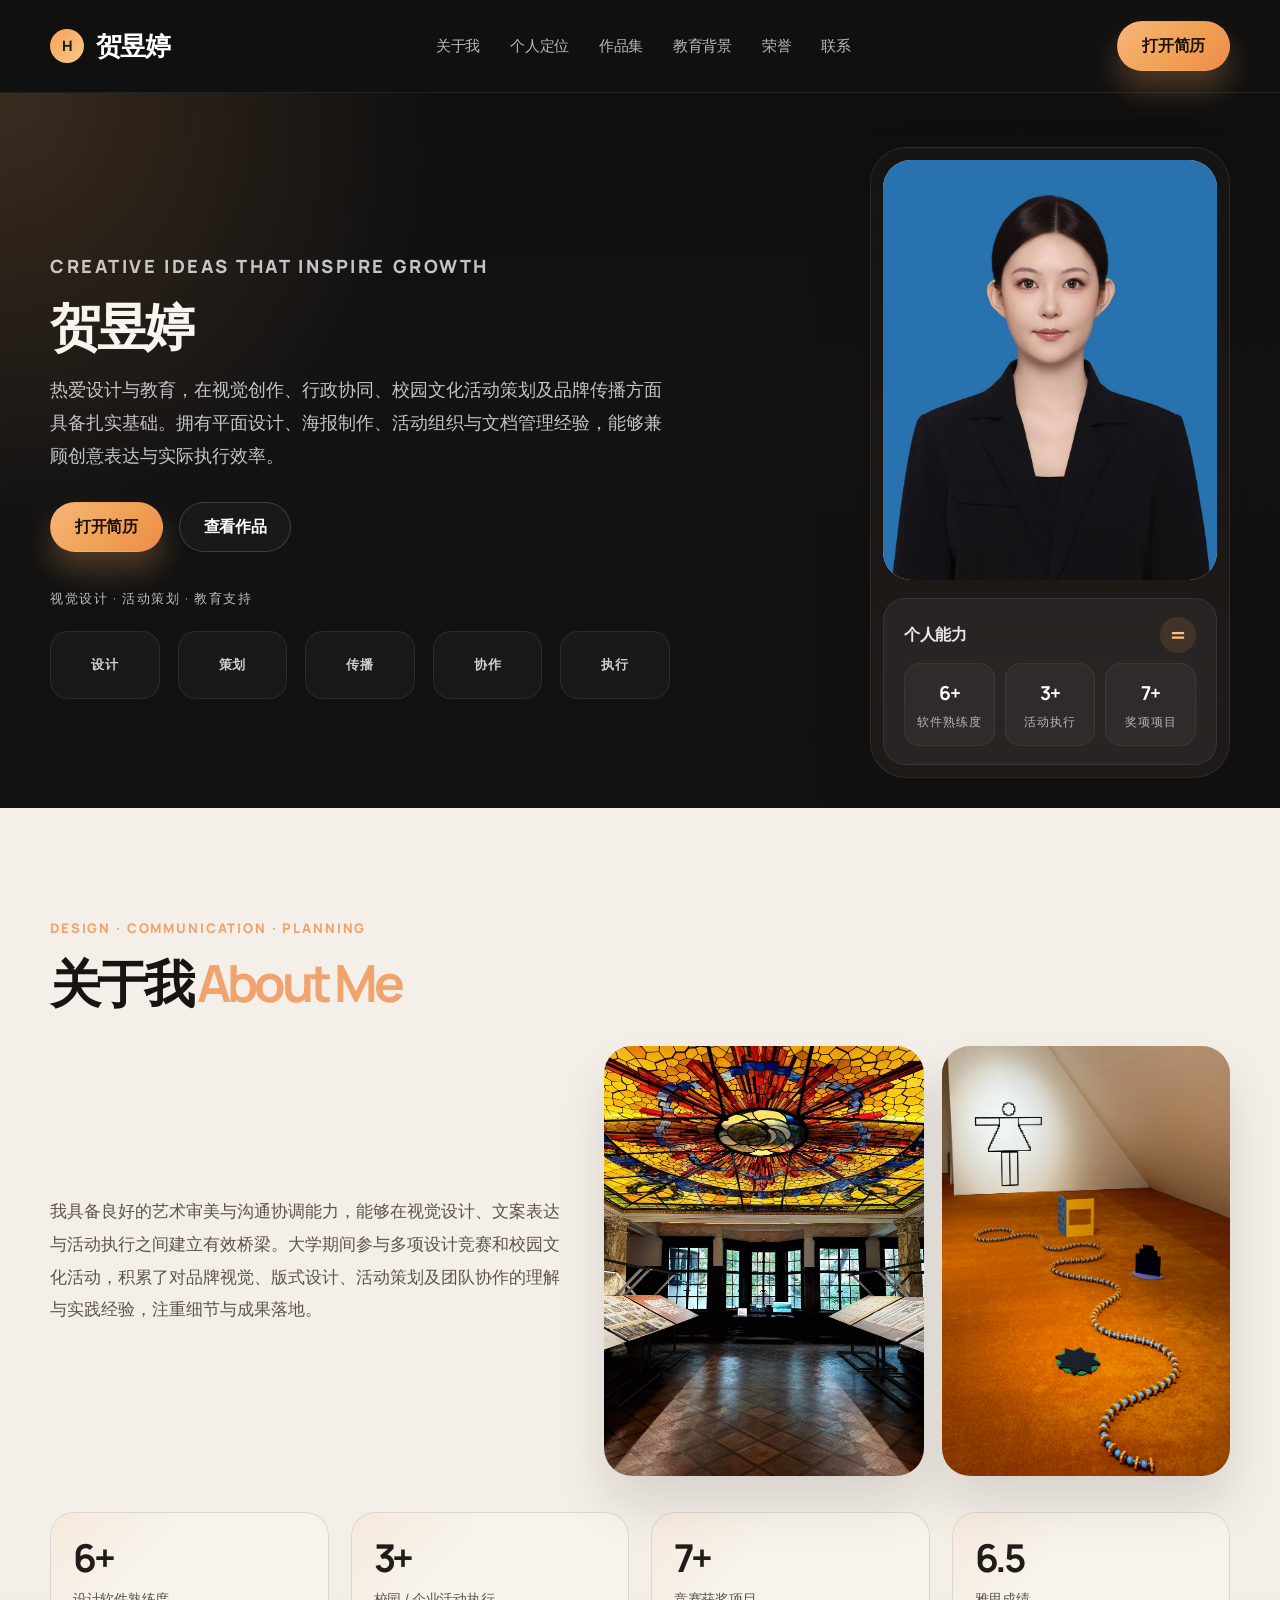
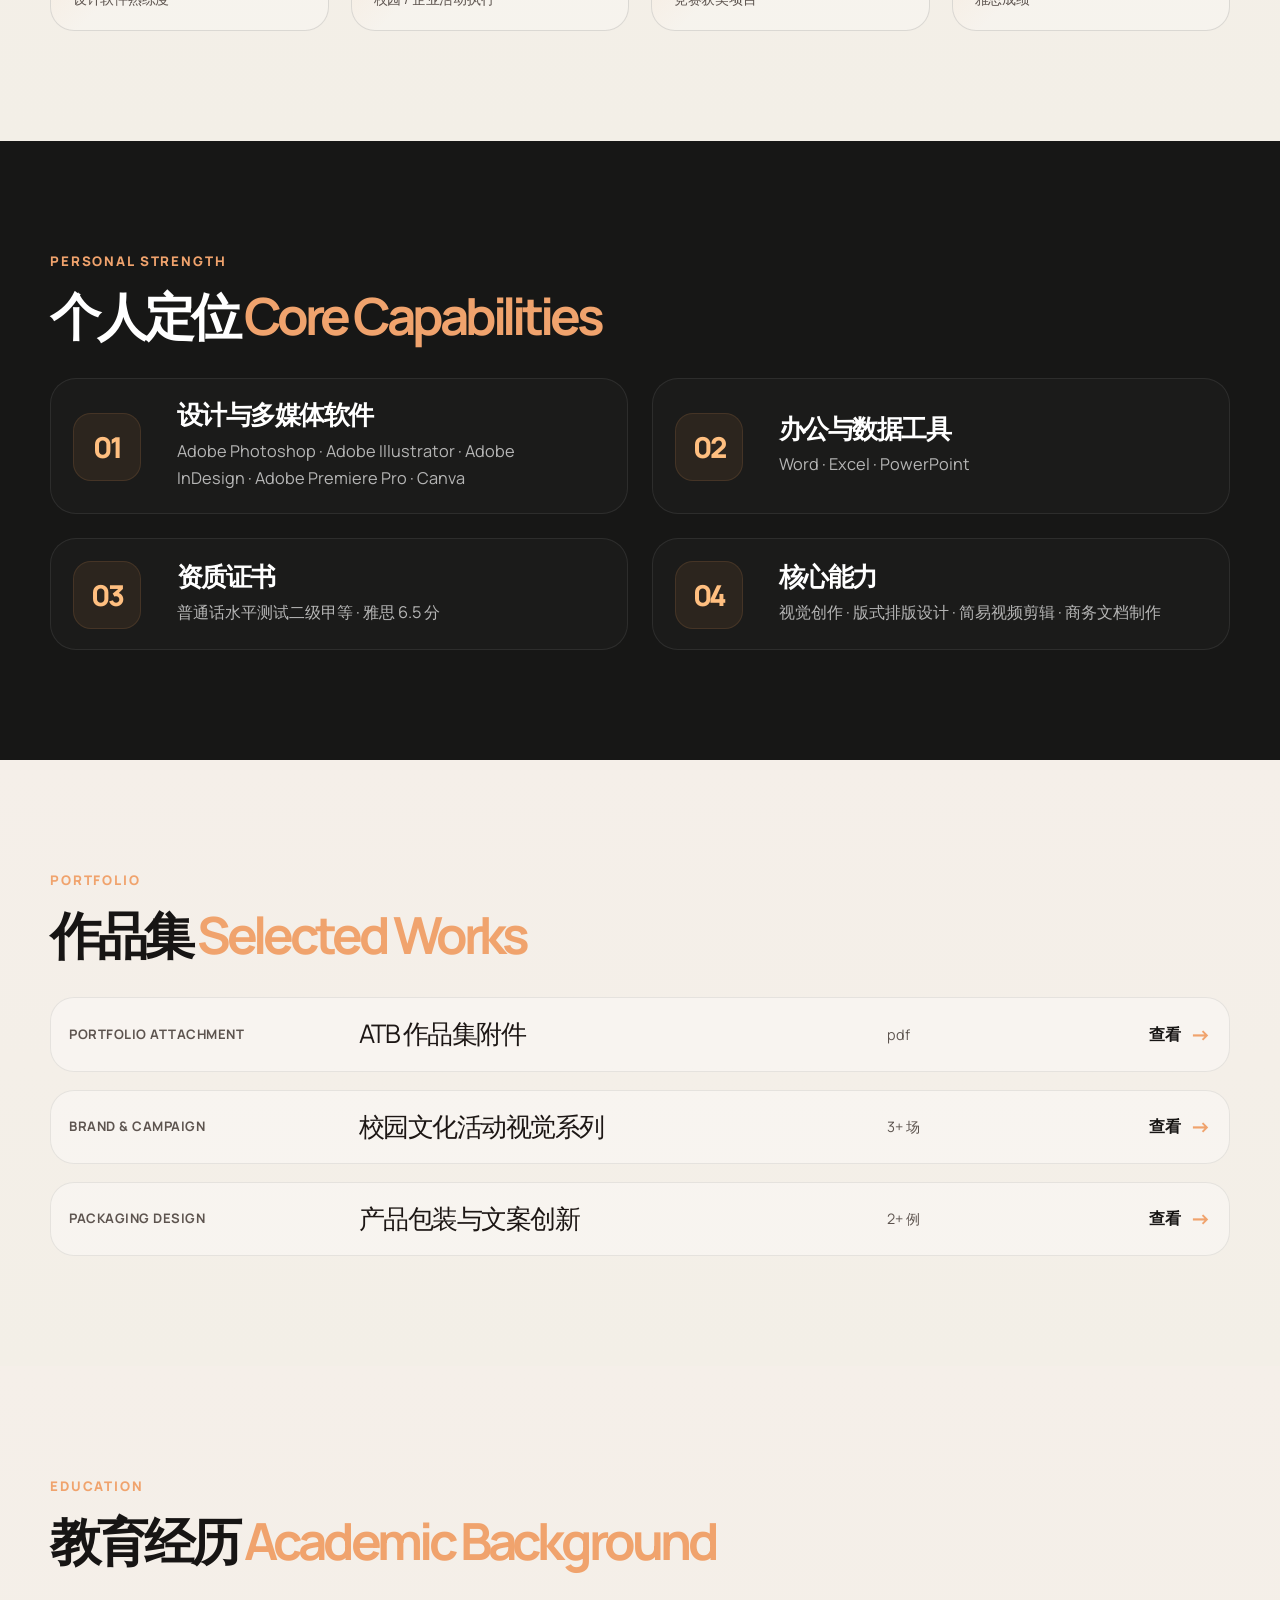
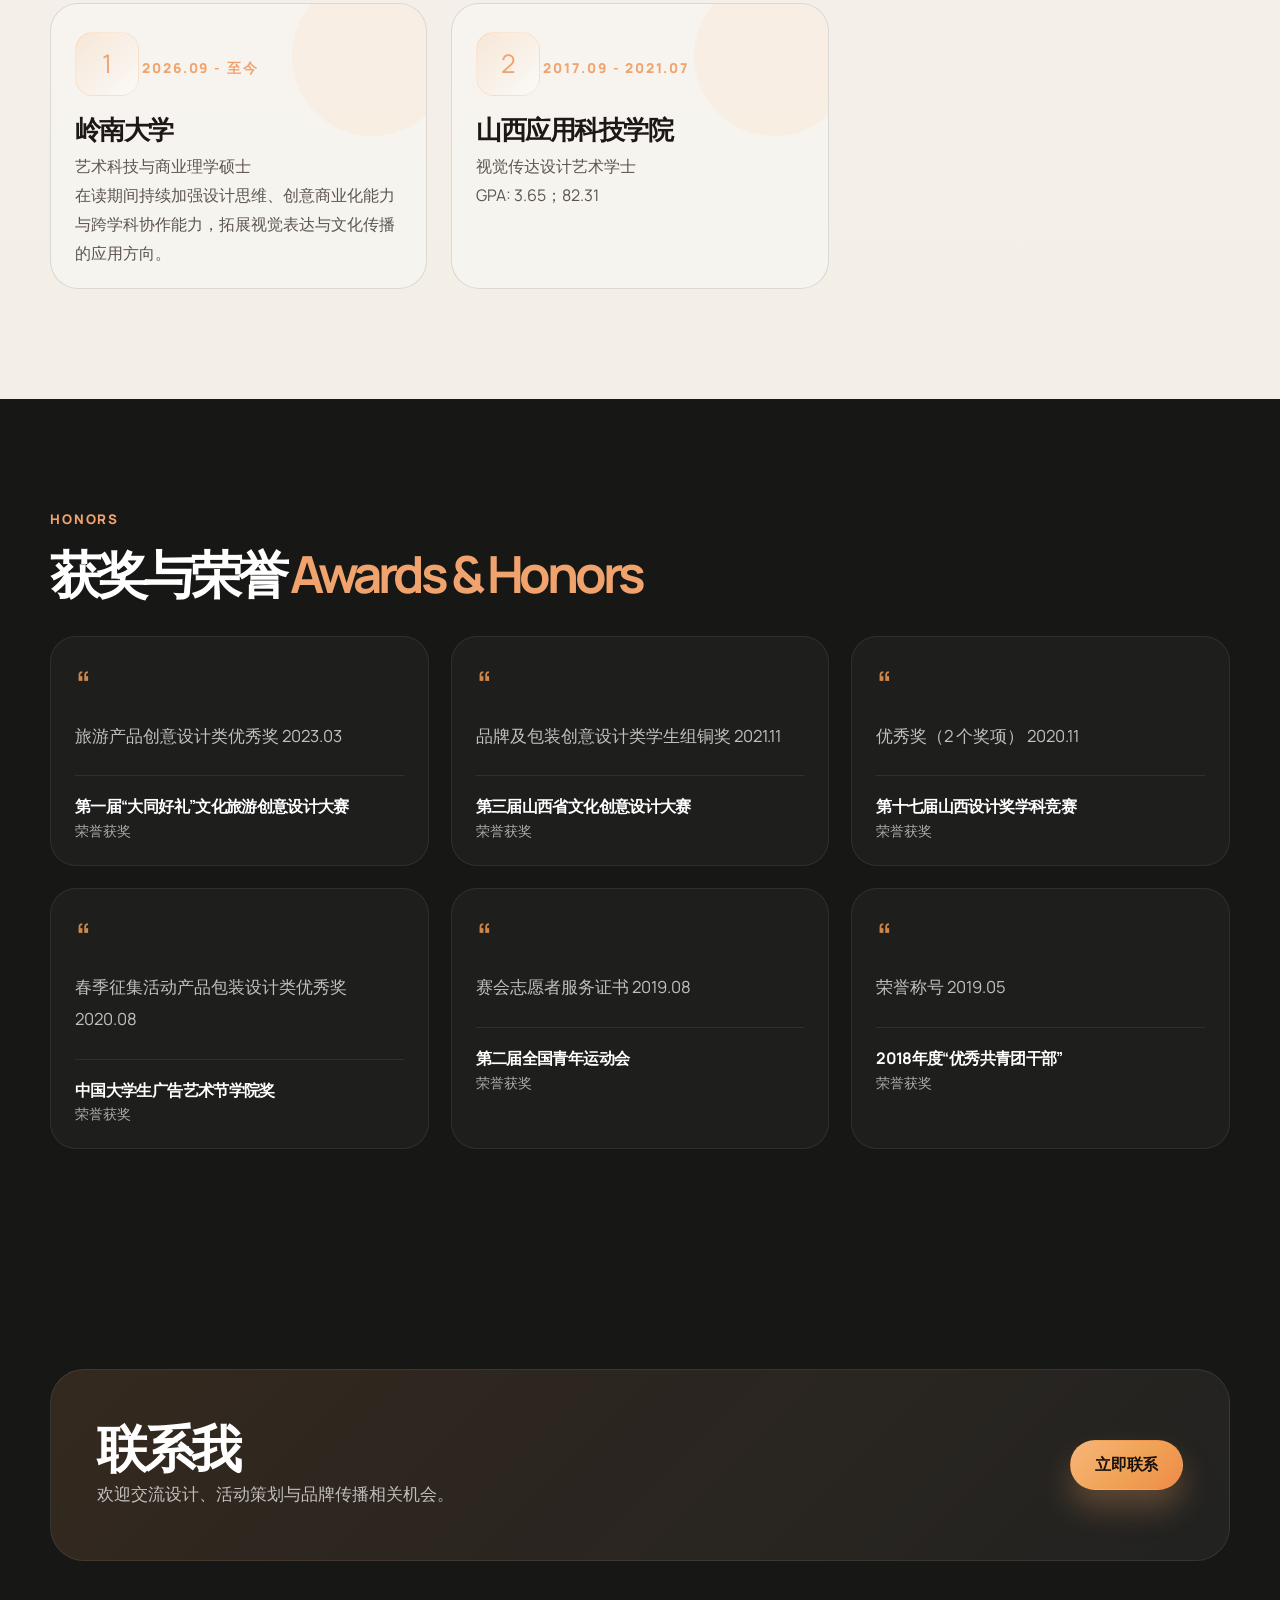
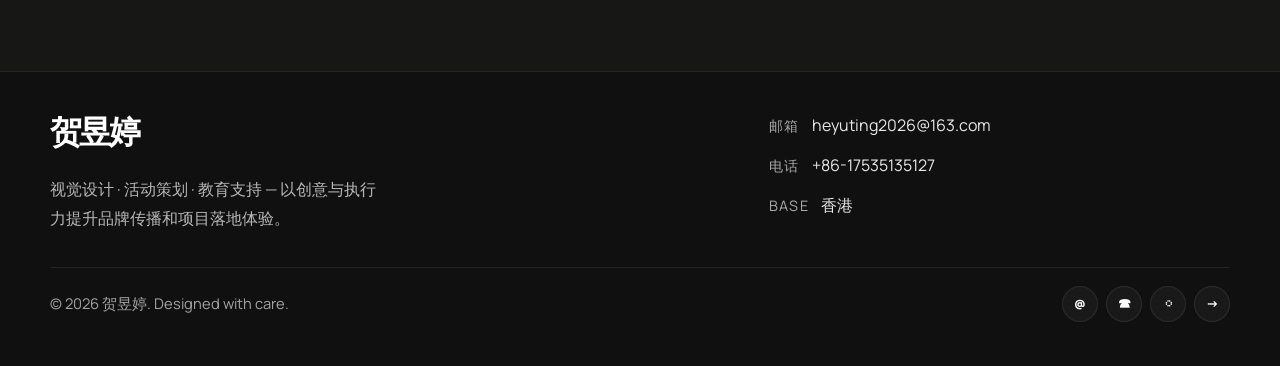
<file: index.html>
<!doctype html>
<html lang="zh-CN">
<head>
  <meta charset="utf-8" />
  <meta http-equiv="refresh" content="0; url=./cv.html" />
  <meta name="viewport" content="width=device-width,initial-scale=1" />
  <title>跳转到简历与作品集</title>
  <meta name="description" content="正在跳转到最新的个人作品集与简历页面。" />
</head>
<body>
  <p>正在跳转到最新版本的简历与作品集页面…</p>
  <script>
    window.location.replace('./cv.html');
  </script>
</body>
</html>
</file>
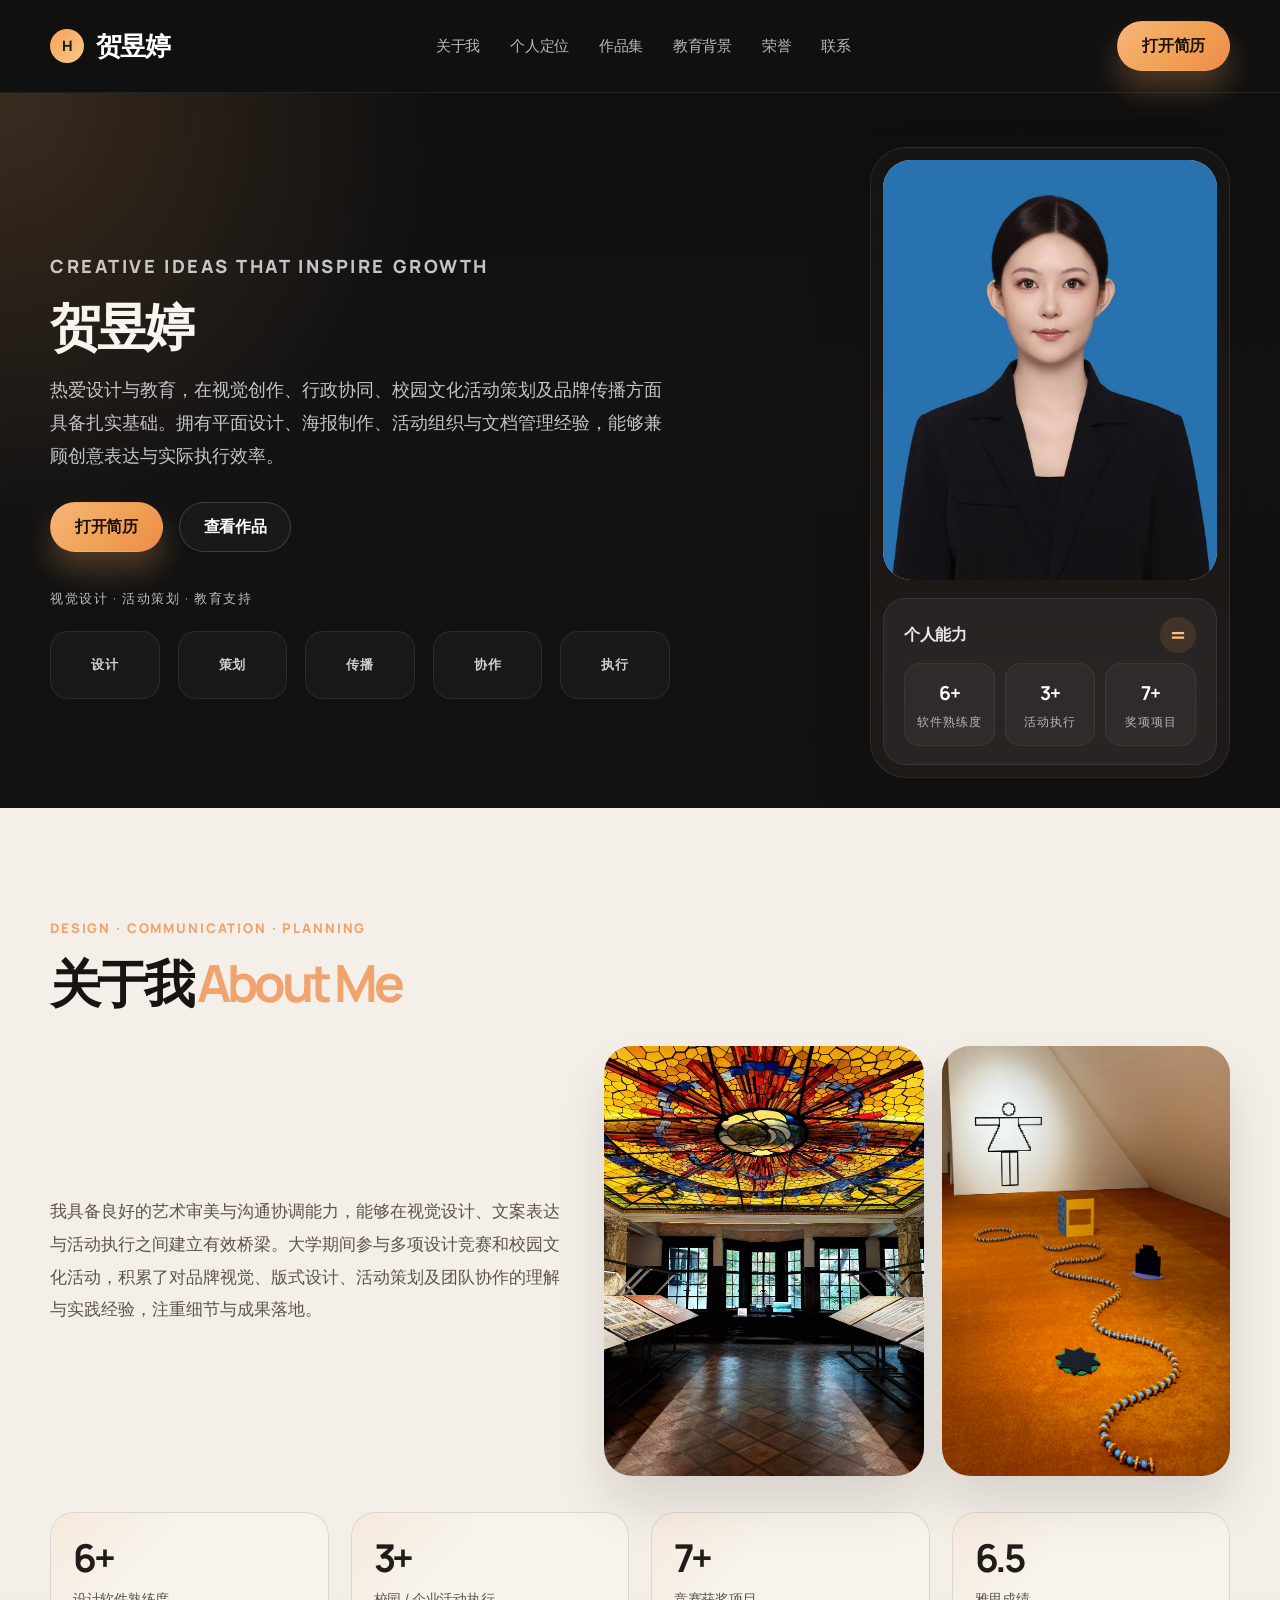
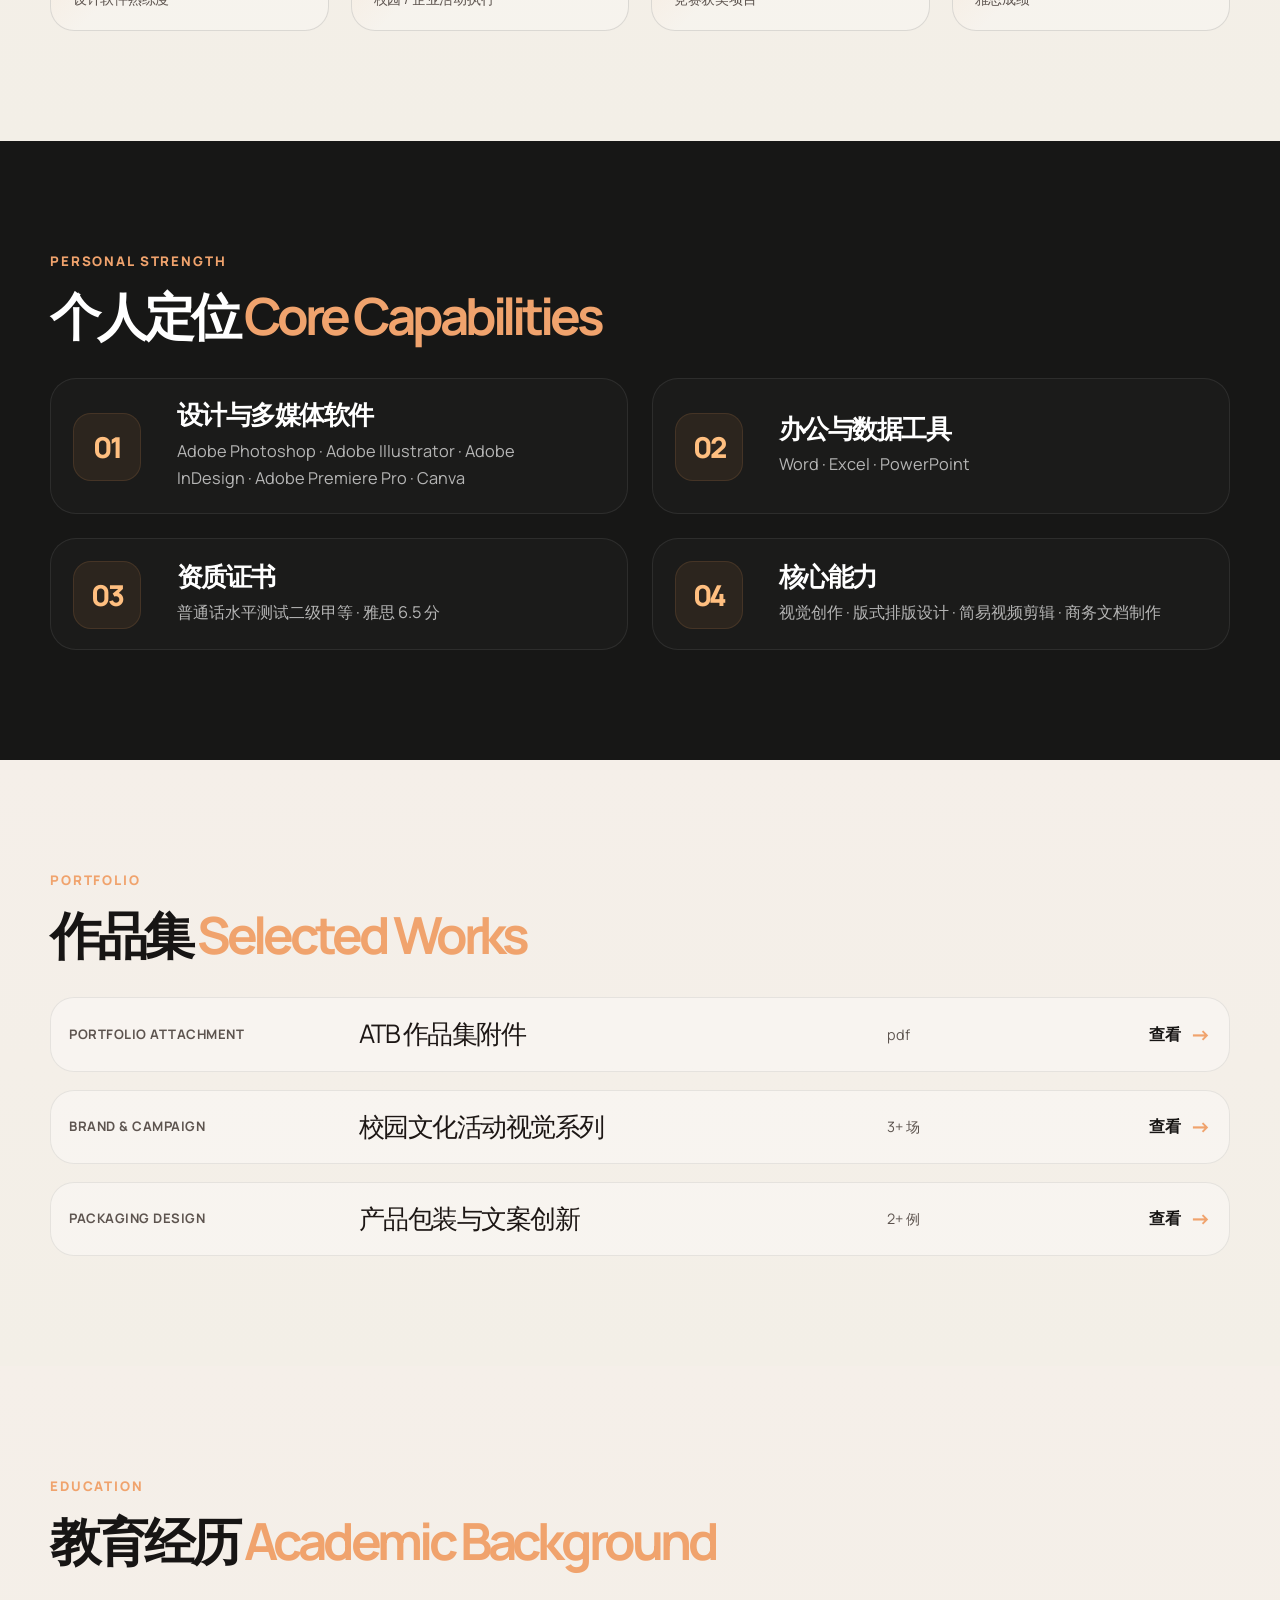
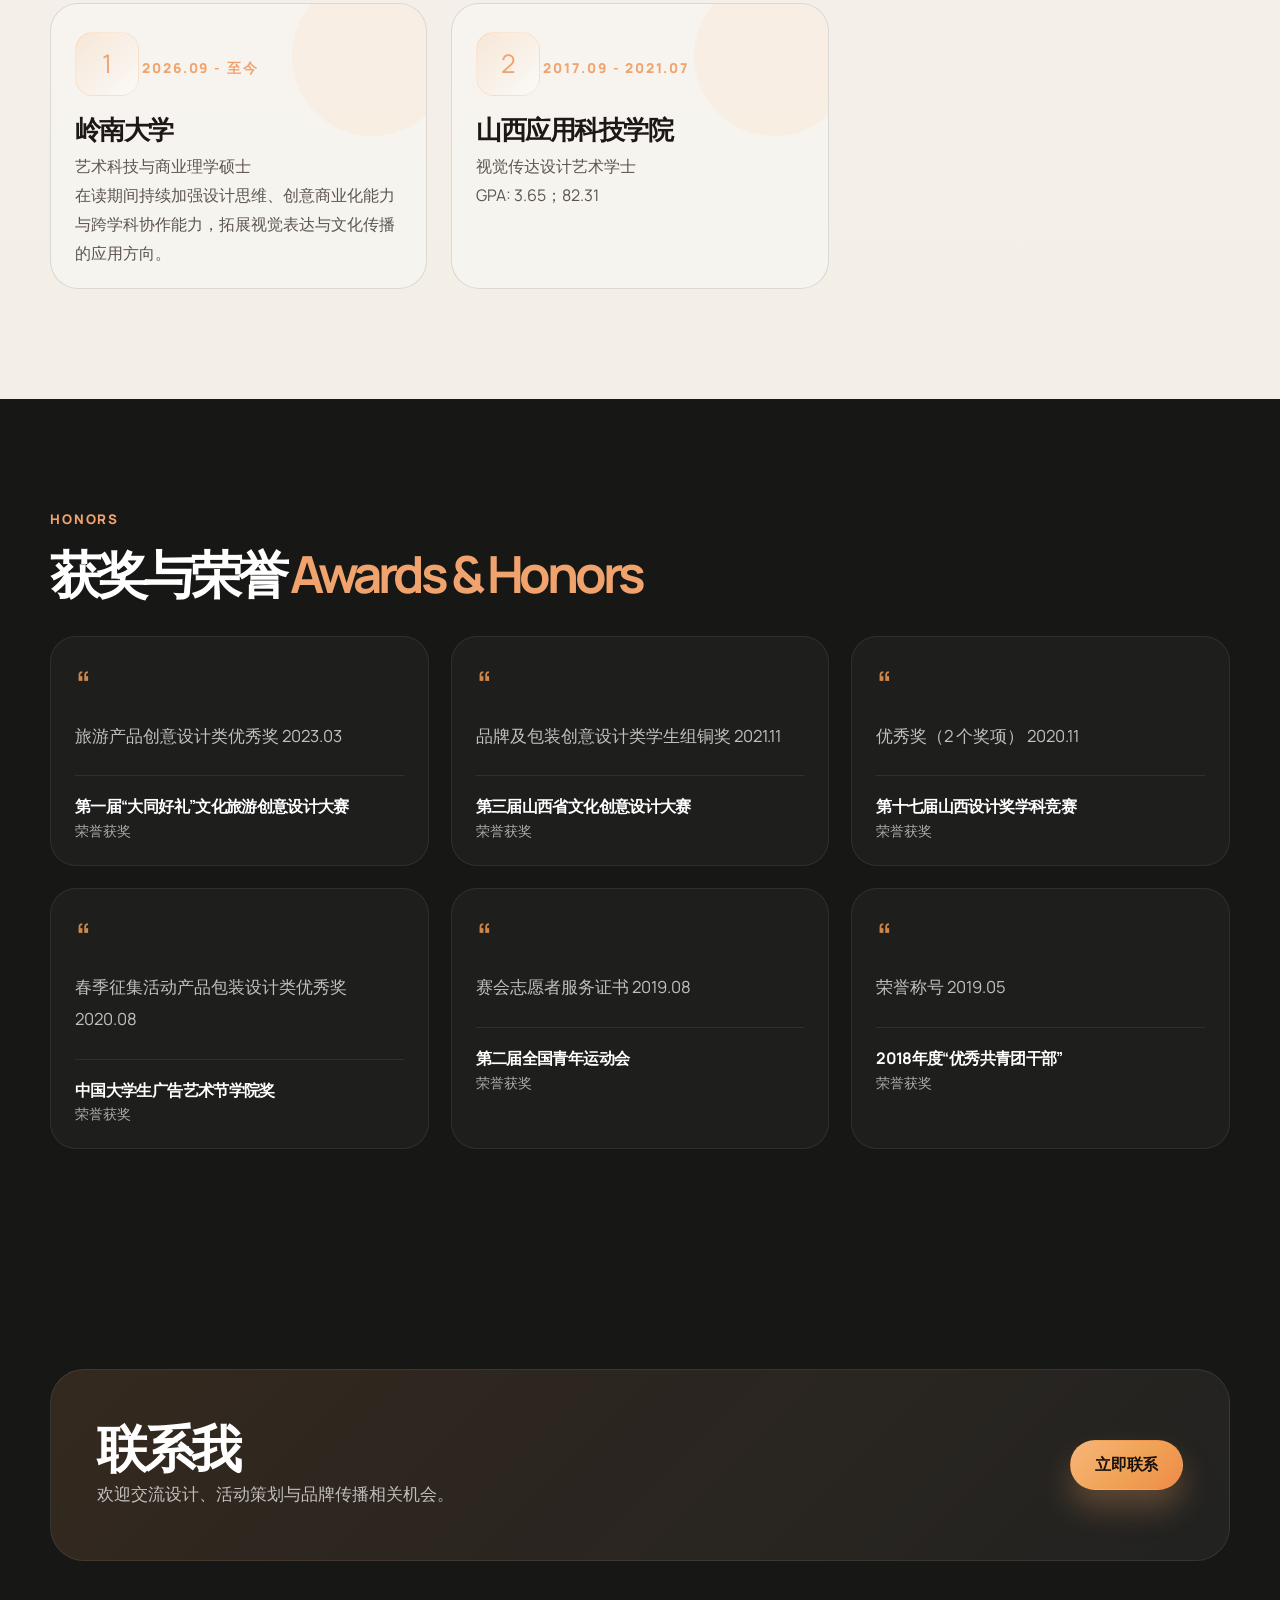
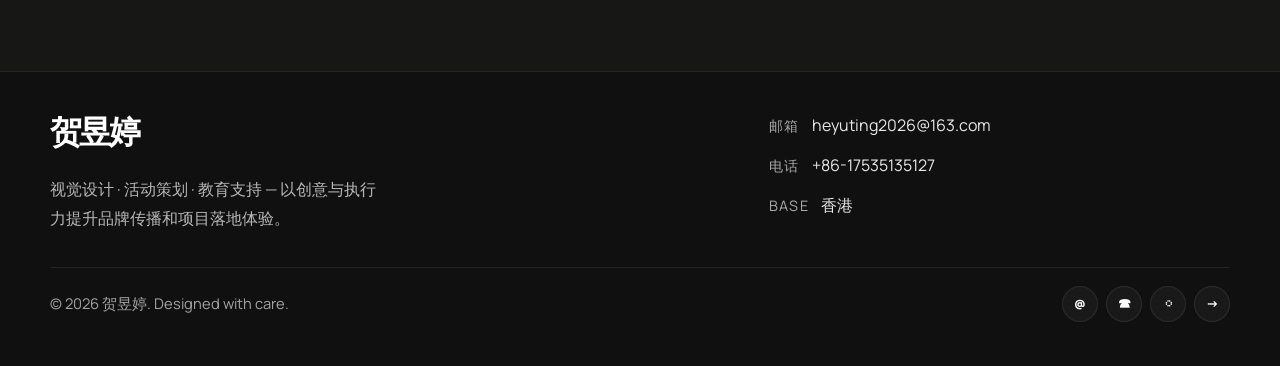
<file: cv.html>
<!doctype html>
<html lang="zh-CN">
<head>
  <meta charset="UTF-8" />
  <meta name="viewport" content="width=device-width, initial-scale=1.0" />
  <title>Ritovex — Creative Agency</title>
  <meta name="description" content="Creative agency landing page recreation inspired by ritovex.webflow.io." />
  <link rel="preconnect" href="https://fonts.googleapis.com">
  <link rel="preconnect" href="https://fonts.gstatic.com" crossorigin>
  <link href="https://fonts.googleapis.com/css2?family=Manrope:wght@400;500;600;700;800&display=swap" rel="stylesheet">
  <style>
    :root {
      --bg: #111111;
      --bg-2: #191919;
      --panel: #f3efe7;
      --panel-2: #ece1d8;
      --card: #f7f3ee;
      --text: #171514;
      --text-soft: #5d544f;
      --muted: #a7a29d;
      --line: rgba(23, 21, 20, 0.12);
      --orange: #f7a35a;
      --orange-2: #f0a36d;
      --orange-3: #ffbf80;
      --white: #ffffff;
      --shadow: 0 28px 60px rgba(16, 14, 13, 0.18);
      --radius-xl: 32px;
      --radius-lg: 24px;
      --radius-md: 18px;
      --container: 1180px;
    }

    * { box-sizing: border-box; }

    html {
      scroll-behavior: smooth;
    }

    body {
      margin: 0;
      font-family: 'Manrope', 'PingFang SC', 'Microsoft YaHei', sans-serif;
      background: var(--bg);
      color: var(--white);
      line-height: 1.6;
    }

    a {
      color: inherit;
      text-decoration: none;
    }

    img {
      display: block;
      width: 100%;
      max-width: 100%;
    }

    .container {
      width: min(var(--container), calc(100% - 40px));
      margin: 0 auto;
    }

    .page-shell {
      min-height: 100vh;
      background: var(--bg);
    }

    .topbar {
      position: sticky;
      top: 0;
      z-index: 30;
      background: rgba(17, 17, 17, 0.8);
      backdrop-filter: blur(16px);
      border-bottom: 1px solid rgba(255, 255, 255, 0.07);
    }

    .nav {
      min-height: 92px;
      display: flex;
      align-items: center;
      justify-content: space-between;
      gap: 20px;
    }

    .brand {
      display: inline-flex;
      align-items: center;
      gap: 12px;
      font-size: 1.6rem;
      font-weight: 800;
      letter-spacing: -0.06em;
    }

    .brand-mark {
      display: inline-flex;
      align-items: center;
      justify-content: center;
      width: 34px;
      height: 34px;
      border-radius: 50%;
      background: linear-gradient(135deg, var(--orange), #f7c889);
      color: #1e1a17;
      font-size: 0.9rem;
      font-weight: 900;
    }

    .main-nav {
      display: flex;
      align-items: center;
      gap: 30px;
      color: rgba(255, 255, 255, 0.8);
      font-size: 0.95rem;
      letter-spacing: -0.02em;
    }

    .main-nav a {
      opacity: 0.88;
      transition: opacity 0.2s ease;
    }

    .main-nav a:hover,
    .main-nav a:focus-visible {
      opacity: 1;
    }

    .button,
    .button-secondary {
      display: inline-flex;
      align-items: center;
      justify-content: center;
      min-height: 50px;
      padding: 0 24px;
      border-radius: 999px;
      font-weight: 700;
      transition: transform 0.2s ease, box-shadow 0.2s ease;
      border: 1px solid transparent;
      letter-spacing: -0.02em;
    }

    .button {
      background: linear-gradient(135deg, #f7b57a, #f0a254 55%, #ef8a4b);
      color: #1a120d;
      box-shadow: 0 18px 30px rgba(241, 167, 99, 0.28);
    }

    .button-secondary {
      border-color: rgba(255, 255, 255, 0.16);
      background: rgba(255,255,255,0.03);
      color: var(--white);
    }

    .button:hover,
    .button-secondary:hover,
    .button:focus-visible,
    .button-secondary:focus-visible {
      transform: translateY(-1px);
    }

    .hero {
      position: relative;
      overflow: hidden;
      background:
        radial-gradient(circle at top left, rgba(255, 170, 98, 0.18), transparent 30%),
        linear-gradient(180deg, #0f0f0f 0%, #121212 40%, #111111 100%);
      padding: 54px 0 30px;
    }

    .hero::before {
      content: "";
      position: absolute;
      inset: auto 0 0;
      height: 120px;
      background: linear-gradient(180deg, rgba(17,17,17,0), rgba(17,17,17,0.85));
      pointer-events: none;
    }

    .hero-inner {
      display: grid;
      grid-template-columns: minmax(0, 1.2fr) minmax(320px, 0.8fr);
      gap: clamp(24px, 4vw, 48px);
      align-items: center;
      position: relative;
      z-index: 1;
    }

    .hero-copy {
      max-width: 620px;
      width: 100%;
    }

    .eyebrow {
      margin: 0 0 18px;
      color: var(--orange-3);
      font-size: 0.88rem;
      font-weight: 800;
      letter-spacing: 0.14em;
      text-transform: uppercase;
    }

    .hero h1 {
      margin: 0;
      max-width: 640px;
      font-size: clamp(3rem, 4vw, 6rem);
      line-height: 0.94;
      letter-spacing: -0.08em;
      color: #f8f5f0;
    }

    .hero-copy p {
      max-width: 630px;
      margin-top: 24px;
      color: rgba(255,255,255,0.75);
      font-size: clamp(1rem, 1.5vw, 1.14rem);
      line-height: 1.8;
    }

    .hero-actions {
      display: flex;
      flex-wrap: wrap;
      gap: 16px;
      margin-top: 30px;
    }

    .hero-trust {
      margin-top: 36px;
      font-size: 0.82rem;
      letter-spacing: 0.12em;
      text-transform: uppercase;
      color: rgba(255,255,255,0.72);
    }

    .logo-grid {
      display: grid;
      grid-template-columns: repeat(5, minmax(70px, 1fr));
      gap: 18px;
      margin-top: 22px;
      max-width: 640px;
    }

    .logo-item {
      display: flex;
      align-items: center;
      justify-content: center;
      min-height: 68px;
      padding: 12px 16px;
      border-radius: 18px;
      background: rgba(255,255,255,0.03);
      border: 1px solid rgba(255,255,255,0.08);
      color: rgba(255,255,255,0.8);
      font-size: 0.82rem;
      font-weight: 700;
      letter-spacing: 0.06em;
      text-transform: uppercase;
    }

    .hero-visual {
      position: relative;
      min-height: 600px;
      display: flex;
      align-items: center;
      justify-content: center;
      width: 100%;
    }

    .hero-card {
      position: relative;
      width: min(100%, 360px);
      min-height: 500px;
      margin-left: auto;
      padding: 12px 12px 12px;
      background: linear-gradient(180deg, rgba(24, 22, 20, 0.8), rgba(31, 27, 25, 0.96));
      border: 1px solid rgba(255,255,255,0.08);
      border-radius: 36px;
      box-shadow: var(--shadow);
      overflow: hidden;
    }

    .hero-card::before {
      content: "";
      position: absolute;
      inset: 18px 18px auto auto;
      width: 140px;
      height: 140px;
      border-radius: 36px;
      background: rgba(255,255,255,0.04);
      border: 1px solid rgba(255,255,255,0.08);
    }

    .hero-card-image {
      position: relative;
      z-index: 1;
      width: 100%;
      height: clamp(280px, 34vw, 420px);
      border-radius: 28px;
      overflow: hidden;
      background: #d9d4d0;
    }

    .hero-card-image img {
      width: 100%;
      height: 100%;
      object-fit: cover;
      object-position: center 18%;
    }

    .hero-badge {
      position: absolute;
      top: 42px;
      right: 38px;
      z-index: 3;
      display: inline-flex;
      align-items: center;
      justify-content: center;
      min-width: 118px;
      min-height: 54px;
      padding: 0 18px;
      border-radius: 999px;
      background: rgba(18,15,14,0.48);
      border: 1px solid rgba(255,255,255,0.12);
      color: var(--white);
      font-size: 0.8rem;
      font-weight: 800;
      letter-spacing: 0.08em;
      text-transform: uppercase;
      backdrop-filter: blur(10px);
    }

    .mini-panel {
      position: relative;
      z-index: 2;
      margin-top: 18px;
      padding: 18px 20px;
      border-radius: 22px;
      background: rgba(255,255,255,0.05);
      border: 1px solid rgba(255,255,255,0.08);
      backdrop-filter: blur(10px);
    }

    .mini-panel-top {
      display: flex;
      align-items: center;
      justify-content: space-between;
      gap: 18px;
      color: rgba(255,255,255,0.9);
      font-weight: 700;
      letter-spacing: -0.03em;
    }

    .mini-panel-top .equals {
      display: inline-flex;
      align-items: center;
      justify-content: center;
      width: 36px;
      height: 36px;
      border-radius: 50%;
      background: rgba(247, 163, 90, 0.12);
      color: var(--orange-3);
      font-size: 1.5rem;
      line-height: 1;
    }

    .mini-panel-body {
      margin-top: 10px;
      display: grid;
      grid-template-columns: repeat(3, 1fr);
      gap: 10px;
    }

    .mini-stat {
      padding: 14px 12px;
      border-radius: 16px;
      background: rgba(255,255,255,0.03);
      border: 1px solid rgba(255,255,255,0.06);
      text-align: center;
    }

    .mini-stat strong {
      display: block;
      font-size: 1.2rem;
      letter-spacing: -0.05em;
      color: var(--white);
    }

    .mini-stat span {
      display: block;
      margin-top: 4px;
      color: rgba(255,255,255,0.66);
      font-size: 0.72rem;
      letter-spacing: 0.08em;
      text-transform: uppercase;
    }

    section.section {
      padding: 110px 0;
    }

    .section-sand {
      background: linear-gradient(180deg, #f5efe9 0%, #f3efe7 100%);
      color: var(--text);
    }

    .section-dark {
      background: #171716;
      color: var(--white);
    }

    .section-header {
      display: flex;
      align-items: end;
      justify-content: space-between;
      gap: 24px;
      margin-bottom: 38px;
    }

    .section-kicker {
      margin: 0 0 18px;
      color: var(--orange-2);
      font-size: 0.83rem;
      font-weight: 800;
      letter-spacing: 0.14em;
      text-transform: uppercase;
    }

    .section-header h2 {
      margin: 0;
      font-size: clamp(2.5rem, 4vw, 4rem);
      line-height: 0.98;
      letter-spacing: -0.08em;
      color: inherit;
    }

    .section-header h2 span {
      display: inline-block;
      color: var(--orange-2);
    }

    .about-grid {
      display: grid;
      grid-template-columns: 0.9fr 1.1fr;
      gap: 42px;
      align-items: center;
    }

    .about-copy {
      color: var(--text-soft);
      font-size: 1.08rem;
      line-height: 1.9;
    }

    .about-copy p {
      margin: 0;
    }

    .image-stack {
      display: grid;
      grid-template-columns: 1fr 0.9fr;
      gap: 18px;
      align-items: stretch;
    }

    .image-stack figure {
      margin: 0;
      border-radius: 28px;
      overflow: hidden;
      box-shadow: 0 28px 50px rgba(15, 12, 11, 0.12);
      background: #d9d4d2;
    }

    .image-stack img {
      height: 100%;
      min-height: 300px;
      object-fit: cover;
    }

    .image-stack .tall {
      min-height: 430px;
    }

    .stat-grid {
      display: grid;
      grid-template-columns: repeat(4, minmax(0, 1fr));
      gap: 22px;
      margin-top: 36px;
    }

    .stat-card {
      position: relative;
      padding: 26px 22px 20px;
      border: 1px solid var(--line);
      border-radius: 24px;
      background: rgba(255,255,255,0.28);
      color: var(--text);
      overflow: hidden;
    }

    .stat-card::before {
      content: "";
      position: absolute;
      inset: 0 auto auto 0;
      width: 120px;
      height: 120px;
      background: linear-gradient(135deg, rgba(247,163,90,0.12), transparent 60%);
      pointer-events: none;
    }

    .stat-card strong {
      position: relative;
      display: block;
      font-size: clamp(2.2rem, 3vw, 3rem);
      line-height: 1;
      letter-spacing: -0.08em;
      color: #201c1a;
    }

    .stat-card span {
      position: relative;
      display: block;
      margin-top: 10px;
      font-size: 0.9rem;
      color: var(--text-soft);
      letter-spacing: -0.02em;
    }

    .service-list {
      display: grid;
      grid-template-columns: repeat(2, minmax(0, 1fr));
      gap: 24px;
    }

    .service-item {
      display: grid;
      grid-template-columns: 84px 1fr auto;
      gap: 20px;
      align-items: center;
      padding: 22px 22px 20px;
      border-radius: 26px;
      border: 1px solid rgba(255,255,255,0.08);
      background: rgba(255,255,255,0.02);
    }

    .service-index {
      display: inline-flex;
      align-items: center;
      justify-content: center;
      width: 68px;
      height: 68px;
      border-radius: 18px;
      font-size: 1.8rem;
      font-weight: 800;
      letter-spacing: -0.08em;
      color: var(--orange-3);
      background: rgba(247,163,90,0.08);
      border: 1px solid rgba(247,163,90,0.12);
    }

    .service-item h3 {
      margin: 0 0 8px;
      font-size: clamp(1.4rem, 2vw, 2rem);
      line-height: 1.1;
      letter-spacing: -0.06em;
    }

    .service-item p {
      margin: 0;
      color: rgba(255,255,255,0.68);
      line-height: 1.7;
      font-size: 1.02rem;
    }

    .portfolio-list {
      display: grid;
      gap: 18px;
    }

    .portfolio-row {
      display: grid;
      grid-template-columns: 0.8fr 1.5fr 0.6fr 0.3fr;
      gap: 18px;
      align-items: center;
      padding: 22px 18px;
      border-radius: 24px;
      border: 1px solid rgba(23,21,20,0.08);
      background: rgba(255,255,255,0.35);
      color: var(--text);
    }

    .portfolio-row strong {
      color: #201d1b;
      font-size: 1.1rem;
    }

    .portfolio-row .type {
      color: var(--text-soft);
      font-weight: 700;
      letter-spacing: 0.04em;
      text-transform: uppercase;
      font-size: 0.82rem;
    }

    .portfolio-row .meta {
      color: var(--text-soft);
      font-size: 0.9rem;
    }

    .portfolio-row .title {
      font-size: clamp(1.5rem, 2vw, 2.1rem);
      line-height: 1.1;
      letter-spacing: -0.06em;
      color: #1d1715;
    }

    .portfolio-row .summary {
      color: var(--text-soft);
      line-height: 1.7;
      font-size: 1rem;
    }

    .portfolio-row .cta {
      display: flex;
      justify-content: flex-end;
    }

    .text-link {
      display: inline-flex;
      align-items: center;
      gap: 10px;
      color: var(--text);
      font-weight: 800;
      letter-spacing: -0.03em;
    }

    .text-link::after {
      content: "→";
      color: var(--orange-2);
      font-size: 1.3rem;
      line-height: 1;
    }

    .process-grid {
      display: grid;
      grid-template-columns: repeat(3, minmax(0, 1fr));
      gap: 24px;
    }

    .process-card {
      position: relative;
      padding: 28px 24px 20px;
      border-radius: 28px;
      background: rgba(255,255,255,0.3);
      border: 1px solid var(--line);
      color: var(--text);
      overflow: hidden;
    }

    .process-card::before {
      content: "";
      position: absolute;
      width: 160px;
      height: 160px;
      right: -26px;
      top: -28px;
      border-radius: 50%;
      background: rgba(247,163,90,0.08);
      pointer-events: none;
    }

    .process-icon {
      position: relative;
      z-index: 1;
      display: inline-flex;
      align-items: center;
      justify-content: center;
      width: 64px;
      height: 64px;
      border-radius: 18px;
      background: linear-gradient(135deg, rgba(247,163,90,0.16), rgba(255,255,255,0.5));
      border: 1px solid rgba(247,163,90,0.18);
      color: var(--orange-2);
      font-size: 1.6rem;
      margin-bottom: 20px;
    }

    .process-step {
      position: relative;
      z-index: 1;
      display: inline-block;
      margin-bottom: 8px;
      color: var(--orange-2);
      font-size: 0.85rem;
      font-weight: 800;
      letter-spacing: 0.14em;
      text-transform: uppercase;
    }

    .process-card h3 {
      position: relative;
      z-index: 1;
      margin: 0 0 8px;
      font-size: clamp(1.6rem, 2vw, 2.1rem);
      line-height: 1.1;
      letter-spacing: -0.06em;
      color: #1d1715;
    }

    .process-card p {
      position: relative;
      z-index: 1;
      margin: 0;
      color: var(--text-soft);
      line-height: 1.8;
      font-size: 1rem;
    }

    .testimonial-grid {
      display: grid;
      grid-template-columns: repeat(3, minmax(0, 1fr));
      gap: 22px;
    }

    .testimonial-card {
      padding: 28px 24px 22px;
      border-radius: 26px;
      background: rgba(255,255,255,0.03);
      border: 1px solid rgba(255,255,255,0.08);
      color: rgba(255,255,255,0.8);
    }

    .quote-mark {
      font-size: 2.8rem;
      line-height: 1;
      color: rgba(247,163,90,0.8);
      margin-bottom: 10px;
    }

    .testimonial-card p {
      margin: 0;
      font-size: 1.04rem;
      line-height: 1.9;
      color: rgba(255,255,255,0.72);
    }

    .testimonial-person {
      display: flex;
      align-items: center;
      gap: 14px;
      margin-top: 24px;
      padding-top: 18px;
      border-top: 1px solid rgba(255,255,255,0.08);
    }

    .avatar {
      display: inline-flex;
      align-items: center;
      justify-content: center;
      width: 52px;
      height: 52px;
      border-radius: 50%;
      background: linear-gradient(135deg, rgba(247,163,90,0.35), rgba(255,255,255,0.15));
      color: var(--white);
      font-weight: 800;
    }

    .testimonial-person strong {
      display: block;
      color: var(--white);
      letter-spacing: -0.04em;
    }

    .testimonial-person span {
      display: block;
      color: rgba(255,255,255,0.62);
      font-size: 0.88rem;
    }

    .cta-panel {
      padding: 52px 46px;
      border-radius: 34px;
      background: linear-gradient(135deg, rgba(247,163,90,0.13), rgba(255,255,255,0.05));
      border: 1px solid rgba(255,255,255,0.08);
      color: var(--white);
    }

    .cta-panel-inner {
      display: flex;
      align-items: center;
      justify-content: space-between;
      gap: 22px;
    }

    .cta-panel h3 {
      margin: 0;
      font-size: clamp(2.2rem, 4vw, 3.4rem);
      line-height: 1;
      letter-spacing: -0.08em;
    }

    .cta-panel p {
      margin: 8px 0 0;
      color: rgba(255,255,255,0.7);
      font-size: 1.05rem;
    }

    .site-footer {
      background: #101010;
      border-top: 1px solid rgba(255,255,255,0.08);
      padding: 34px 0 44px;
    }

    .footer-grid {
      display: grid;
      grid-template-columns: 1.8fr 0.9fr 0.9fr 0.8fr;
      gap: 28px;
      align-items: start;
    }

    .footer-intro {
      min-width: 0;
    }

    .footer-brand {
      font-size: 2rem;
      font-weight: 800;
      letter-spacing: -0.08em;
    }

    .footer-intro p {
      margin: 18px 0 0;
      color: rgba(255,255,255,0.7);
      line-height: 1.8;
      max-width: 330px;
    }

    .footer-grid {
      display: grid;
      grid-template-columns: 1.8fr 1.2fr;
      gap: 28px;
      align-items: start;
    }

    .footer-intro {
      min-width: 0;
    }

    .footer-intro p {
      margin: 18px 0 0;
      color: rgba(255,255,255,0.7);
      line-height: 1.8;
      max-width: 330px;
    }

    .footer-contact-stack {
      display: grid;
      align-content: center;
      gap: 12px;
      min-height: 120px;
    }

    .footer-contact-row {
      display: flex;
      align-items: center;
      gap: 12px;
      flex-wrap: wrap;
      min-height: 28px;
    }

    .footer-label {
      color: rgba(255,255,255,0.64);
      font-size: 0.9rem;
      letter-spacing: 0.08em;
      text-transform: uppercase;
      line-height: 1.5;
      white-space: nowrap;
    }

    .footer-value {
      color: rgba(255,255,255,0.9);
      line-height: 1.7;
      word-break: break-word;
    }

    .footer-bottom {
      display: flex;
      align-items: center;
      justify-content: space-between;
      gap: 16px;
      margin-top: 34px;
      padding-top: 18px;
      border-top: 1px solid rgba(255,255,255,0.08);
      color: rgba(255,255,255,0.62);
      font-size: 0.92rem;
    }

    .socials {
      display: flex;
      gap: 8px;
    }

    .socials a {
      display: inline-flex;
      align-items: center;
      justify-content: center;
      width: 36px;
      height: 36px;
      border-radius: 50%;
      background: rgba(255,255,255,0.04);
      border: 1px solid rgba(255,255,255,0.08);
      color: var(--white);
      font-size: 0.8rem;
      font-weight: 800;
    }

    @media (max-width: 980px) {
      .nav {
        flex-wrap: wrap;
        justify-content: center;
        padding: 16px 0;
      }

      .main-nav {
        flex-wrap: wrap;
        justify-content: center;
      }

      .hero-inner {
        grid-template-columns: minmax(0, 1.08fr) minmax(280px, 0.92fr);
      }

      .about-grid,
      .service-list,
      .testimonial-grid,
      .process-grid,
      .footer-grid,
      .cta-panel-inner {
        grid-template-columns: 1fr;
      }

      .hero-copy {
        margin-bottom: 0;
      }

      .hero-visual {
        min-height: initial;
      }

      .portfolio-row {
        grid-template-columns: 1fr 1fr;
      }

      .portfolio-row .cta {
        justify-content: flex-start;
      }
    }

    @media (max-width: 820px) {
      .hero-inner {
        grid-template-columns: 1fr;
      }

      .hero-copy {
        max-width: 100%;
      }

      .hero-card {
        margin-left: 0;
      }
    }

    @media (max-width: 640px) {
      .button,
      .button-secondary {
        width: 100%;
      }

      .hero-actions {
        display: grid;
      }

      .logo-grid {
        grid-template-columns: repeat(2, minmax(80px, 1fr));
      }

      .stat-grid,
      .service-list,
      .process-grid,
      .testimonial-grid {
        grid-template-columns: 1fr;
      }

      .portfolio-row {
        grid-template-columns: 1fr;
      }

      .cta-panel {
        padding: 36px 22px;
      }

      .footer-bottom {
        flex-direction: column;
        align-items: flex-start;
      }
    }
  </style>
</head>
<body>
  <div class="page-shell">
    <header class="topbar">
      <div class="container nav">
        <a href="#" class="brand" aria-label="Ritovex home">
          <span class="brand-mark">H</span>
          <span class="brand-name">贺昱婷</span>
        </a>

        <nav class="main-nav" aria-label="Main navigation">
          <a href="#about">关于我</a>
          <a href="#services">个人定位</a>
          <a href="#portfolio">作品集</a>
          <a href="#process">教育背景</a>
          <a href="#testimonials">荣誉</a>
          <a href="#contact">联系</a>
        </nav>

        <a href="./%E8%B4%BA%E6%98%B1%E5%A9%B7%203062566.pdf" target="_blank" rel="noreferrer" class="button">打开简历</a>
      </div>
    </header>

    <main>
      <section class="hero">
        <div class="container hero-inner">
          <div class="hero-copy">
            <p class="eyebrow">Creative Ideas That Inspire Growth</p>
            <h1 class="site-name">贺昱婷</h1>
            <p class="hero-intro">
              热爱设计与教育，在视觉创作、行政协同、校园文化活动策划及品牌传播方面具备扎实基础。拥有平面设计、海报制作、活动组织与文档管理经验，能够兼顾创意表达与实际执行效率。
            </p>

            <div class="hero-actions">
              <a href="./%E8%B4%BA%E6%98%B1%E5%A9%B7%203062566.pdf" target="_blank" rel="noreferrer" class="button">打开简历</a>
              <a href="./Atb%20%E4%BD%9C%E5%93%81%E9%9B%86_compressed.pdf" target="_blank" rel="noreferrer" class="button-secondary">查看作品</a>
            </div>

            <div class="hero-trust">视觉设计 · 活动策划 · 教育支持</div>
            <div class="logo-grid" aria-label="个人标签">
              <div class="logo-item">设计</div>
              <div class="logo-item">策划</div>
              <div class="logo-item">传播</div>
              <div class="logo-item">协作</div>
              <div class="logo-item">执行</div>
            </div>
          </div>

          <div class="hero-visual" aria-label="个人展示图像">
            <div class="hero-card">
              <div class="hero-card-image">
                <img src="./证件照.jpg" alt="个人照片" />
              </div>

              <div class="mini-panel">
                <div class="mini-panel-top">
                  <span>个人能力</span>
                  <span class="equals">=</span>
                </div>
                <div class="mini-panel-body">
                  <div class="mini-stat">
                    <strong>6+</strong>
                    <span>软件熟练度</span>
                  </div>
                  <div class="mini-stat">
                    <strong>3+</strong>
                    <span>活动执行</span>
                  </div>
                  <div class="mini-stat">
                    <strong>7+</strong>
                    <span>奖项项目</span>
                  </div>
                </div>
              </div>
            </div>
          </div>
        </div>
      </section>

      <section class="section section-sand" id="about">
        <div class="container">
          <div class="section-header">
            <div>
              <p class="section-kicker">Design · Communication · Planning</p>
              <h2>关于我 <span>About Me</span></h2>
            </div>
          </div>

          <div class="about-grid">
            <div class="about-copy">
              <p>
                我具备良好的艺术审美与沟通协调能力，能够在视觉设计、文案表达与活动执行之间建立有效桥梁。大学期间参与多项设计竞赛和校园文化活动，积累了对品牌视觉、版式设计、活动策划及团队协作的理解与实践经验，注重细节与成果落地。
              </p>
            </div>

            <div class="image-stack" aria-label="个人作品示意">
              <figure>
                <img class="tall" src="./p1.jpg" alt="设计团队协作" />
              </figure>
              <figure>
                <img src="./p2.jpg" alt="创意办公环境" />
              </figure>
            </div>
          </div>

          <div class="stat-grid">
            <div class="stat-card">
              <strong>6+</strong>
              <span>设计软件熟练度</span>
            </div>
            <div class="stat-card">
              <strong>3+</strong>
              <span>校园 / 企业活动执行</span>
            </div>
            <div class="stat-card">
              <strong>7+</strong>
              <span>竞赛获奖项目</span>
            </div>
            <div class="stat-card">
              <strong>6.5</strong>
              <span>雅思成绩</span>
            </div>
          </div>
        </div>
      </section>

      <section class="section section-dark" id="services">
        <div class="container">
          <div class="section-header">
            <div>
              <p class="section-kicker">Personal Strength</p>
              <h2>个人定位 <span>Core Capabilities</span></h2>
            </div>
          </div>

          <div class="service-list" id="skills-list"></div>
        </div>
      </section>

      <section class="section section-sand" id="portfolio">
        <div class="container">
          <div class="section-header">
            <div>
              <p class="section-kicker">Portfolio</p>
              <h2>作品集 <span>Selected Works</span></h2>
            </div>
          </div>

          <div class="portfolio-list" id="portfolio-list"></div>
        </div>
      </section>

      <section class="section section-sand" id="process">
        <div class="container">
          <div class="section-header">
            <div>
              <p class="section-kicker">Education</p>
              <h2>教育经历 <span>Academic Background</span></h2>
            </div>
          </div>

          <div class="process-grid" id="education-list"></div>
        </div>
      </section>

      <section class="section section-dark" id="testimonials">
        <div class="container">
          <div class="section-header">
            <div>
              <p class="section-kicker">Honors</p>
              <h2>获奖与荣誉 <span>Awards &amp; Honors</span></h2>
            </div>
          </div>

          <div class="testimonial-grid" id="honors-list"></div>
        </div>
      </section>

      <section class="section section-dark" id="contact">
        <div class="container">
          <div class="cta-panel">
            <div class="cta-panel-inner">
              <div>
                <h3>联系我</h3>
                <p>欢迎交流设计、活动策划与品牌传播相关机会。</p>
              </div>
              <a href="mailto:heyuting2026@163.com" class="button">立即联系</a>
            </div>
          </div>
        </div>
      </section>
    </main>

    <footer class="site-footer">
      <div class="container">
        <div class="footer-grid">
          <div class="footer-intro">
            <div class="footer-brand">贺昱婷</div>
            <p>
              视觉设计 · 活动策划 · 教育支持 — 以创意与执行力提升品牌传播和项目落地体验。
            </p>
          </div>

          <div class="footer-contact-stack">
            <div class="footer-contact-row">
              <span class="footer-label">邮箱</span>
              <span id="contact-email" class="footer-value">heyuting2026@163.com</span>
            </div>
            <div class="footer-contact-row">
              <span class="footer-label">电话</span>
              <span id="contact-phone" class="footer-value">+86-17535135127</span>
            </div>
            <div class="footer-contact-row">
              <span class="footer-label">Base</span>
              <span id="contact-city" class="footer-value">香港</span>
            </div>
          </div>
        </div>

        <div class="footer-bottom">
          <span>© 2026 贺昱婷. Designed with care.</span>
          <div class="socials" aria-label="social media">
            <a href="mailto:heyuting2026@163.com" aria-label="Email">@</a>
            <a href="tel:+8617535135127" aria-label="Phone">☎</a>
            <a href="#portfolio" aria-label="Portfolio">◌</a>
            <a href="#contact" aria-label="Contact">→</a>
          </div>
        </div>
      </div>
    </footer>
  </div>

  <script src="./site-config.js"></script>
  <script>
    (function () {
      const data = window.CV_SITE_DATA || {};
      const profile = data.profile || {};
      const about = data.about || {};
      const skills = Array.isArray(data.skills) ? data.skills : [];
      const portfolio = Array.isArray(data.portfolio) ? data.portfolio : [];
      const education = Array.isArray(data.education) ? data.education : [];
      const honors = Array.isArray(data.honors) ? data.honors : [];
      const contact = data.contact || {};
      const resume = data.resume || {};

      document.title = (data.meta && data.meta.siteTitle) || '贺昱婷 - 作品集与简历';
      const metaDesc = document.querySelector('meta[name="description"]');
      if (metaDesc) {
        metaDesc.setAttribute('content', (data.meta && data.meta.description) || '个人作品集与简历');
      }

      const siteName = document.querySelector('.site-name');
      if (siteName) siteName.textContent = profile.name || '贺昱婷';

      const heroIntro = document.querySelector('.hero-intro');
      if (heroIntro) heroIntro.textContent = profile.intro || '';

      const brandName = document.querySelector('.brand-name');
      if (brandName) brandName.textContent = profile.name || '贺昱婷';

      const jobBadge = document.querySelector('.hero-trust');
      if (jobBadge) jobBadge.textContent = profile.title || '视觉设计 · 活动策划 · 教育支持';

      const resumeFile = resume.file || './%E8%B4%BA%E6%98%B1%E5%A9%B7%203062566.pdf';
      const portfolioFile = (data.portfolio && data.portfolio[0] && data.portfolio[0].href) || './Atb%20%E4%BD%9C%E5%93%81%E9%9B%86_compressed.pdf';

      document.querySelectorAll('a').forEach((link) => {
        const text = (link.textContent || '').trim();
        if (text.includes('打开简历')) {
          link.href = resumeFile;
          link.target = '_blank';
          link.rel = 'noreferrer';
        }
        if (text.includes('查看作品')) {
          link.href = portfolioFile;
          link.target = '_blank';
          link.rel = 'noreferrer';
        }
      });

      const phoneEl = document.querySelector('#contact-phone');
      const emailEl = document.querySelector('#contact-email');
      const cityEl = document.querySelector('#contact-city');
      if (phoneEl) phoneEl.textContent = contact.phone || '';
      if (emailEl) emailEl.textContent = contact.email || '';
      if (cityEl) cityEl.textContent = contact.city || '';

      const skillsWrap = document.getElementById('skills-list');
      if (skillsWrap && skills.length) {
        skillsWrap.innerHTML = skills.map((skill, index) => `
          <article class="service-item">
            <div class="service-index">${String(index + 1).padStart(2, '0')}</div>
            <div>
              <h3>${(skill.title || '').replace(/&/g, '&amp;')}</h3>
              <p>${(skill.items || []).join(' · ')}</p>
            </div>
          </article>
        `).join('');
      }

      const portfolioWrap = document.getElementById('portfolio-list');
      if (portfolioWrap && portfolio.length) {
        portfolioWrap.innerHTML = portfolio.map((item) => `
          <article class="portfolio-row">
            <div class="type">${item.category || 'Portfolio'}</div>
            <div class="title">${item.title || ''}</div>
            <div class="meta">${(item.stats && item.stats[0] && item.stats[0].value) || '作品案例'}</div>
            <div class="cta"><a href="${item.href || '#'}" class="text-link">查看</a></div>
          </article>
        `).join('');
      }

      const educationWrap = document.getElementById('education-list');
      if (educationWrap && education.length) {
        educationWrap.innerHTML = education.map((item, index) => `
          <article class="process-card">
            <div class="process-icon">${index + 1}</div>
            <span class="process-step">${item.time || ''}</span>
            <h3>${item.name || ''}</h3>
            <p>${item.meta || ''}<br>${item.description || ''}</p>
          </article>
        `).join('');
      }

      const honorsWrap = document.getElementById('honors-list');
      if (honorsWrap && honors.length) {
        honorsWrap.innerHTML = honors.map((item) => `
          <article class="testimonial-card">
            <div class="quote-mark">“</div>
            <p>${item.text || ''}</p>
            <div class="testimonial-person">
              <div>
                <strong>${item.title || ''}</strong>
                <span>荣誉获奖</span>
              </div>
            </div>
          </article>
        `).join('');
      }
    })();
  </script>
</body>
</html>
</file>
